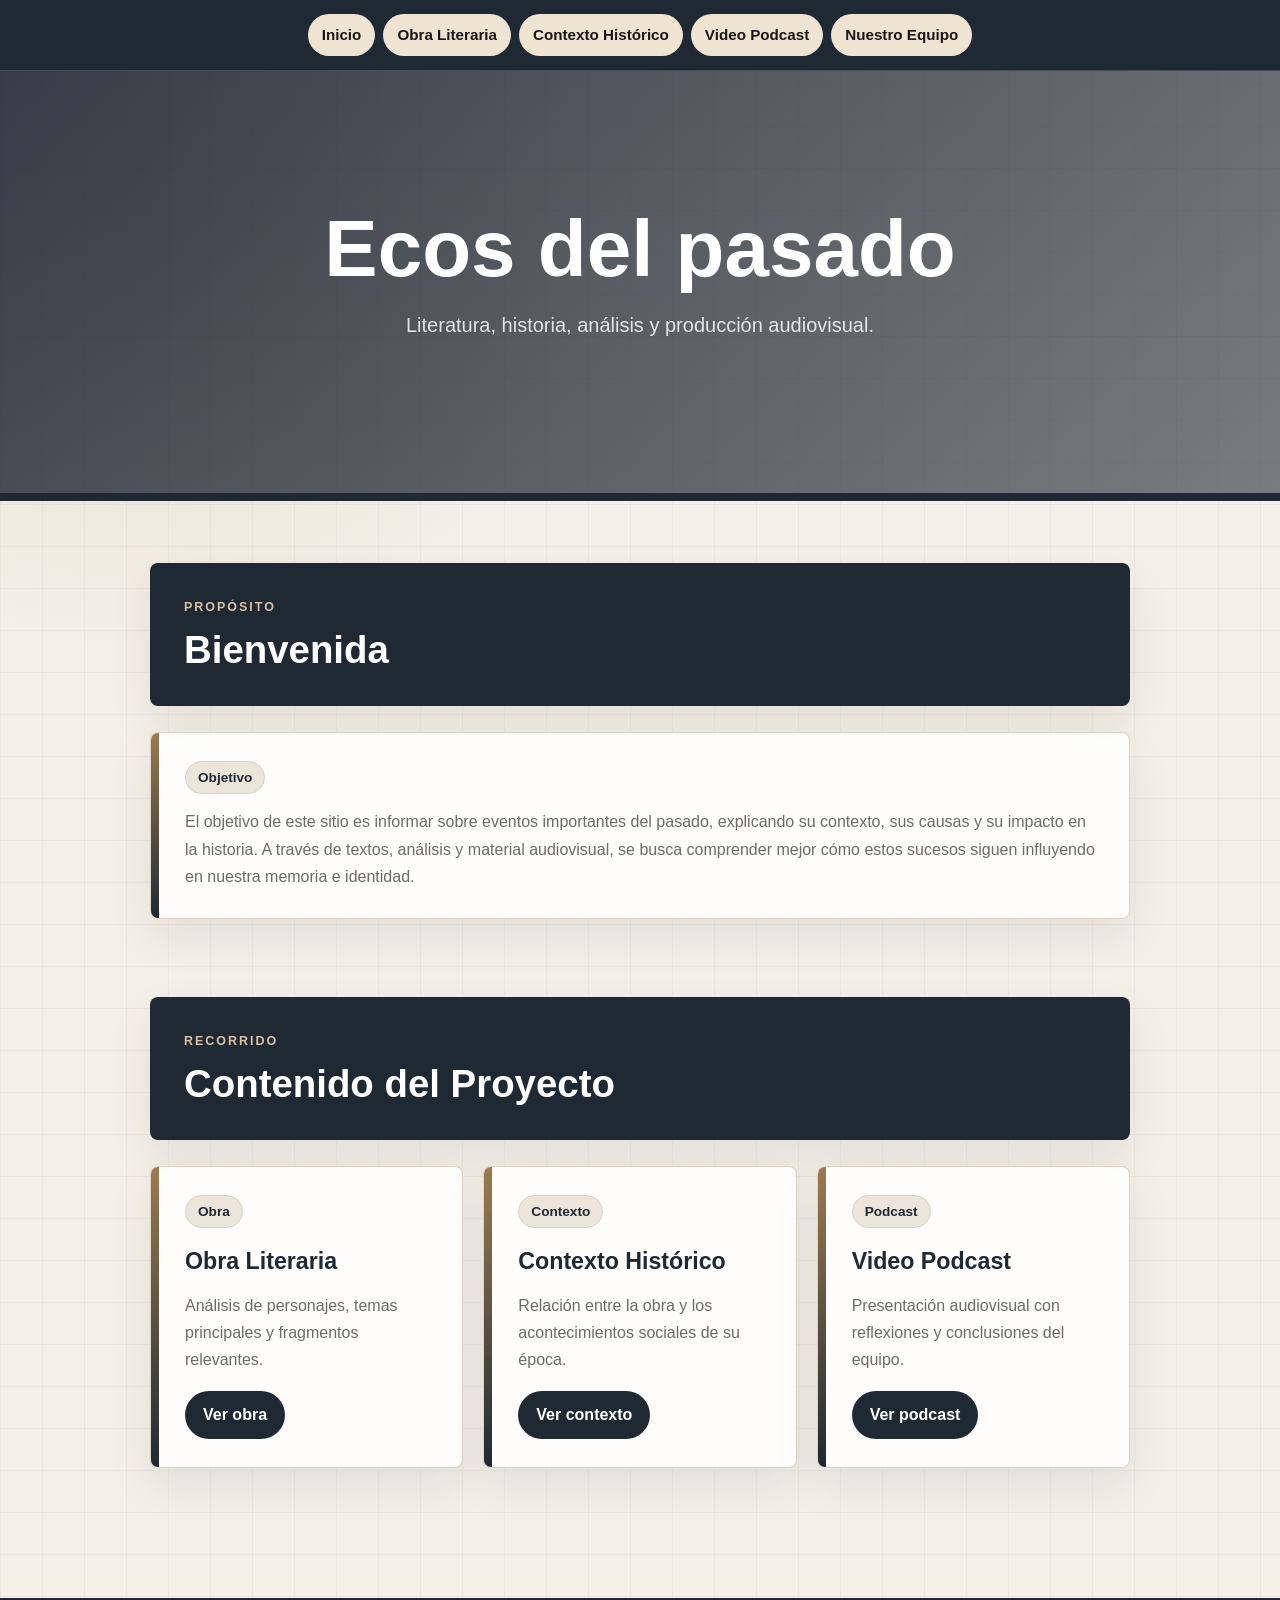
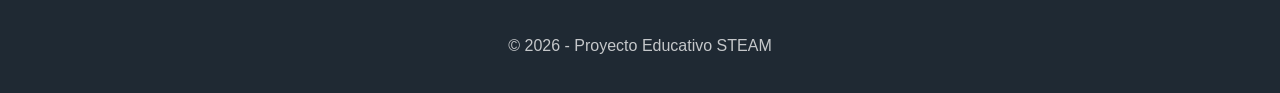
<file: index.html>
<!DOCTYPE html>
<html lang="es">
<head>
    <meta charset="UTF-8">
    <meta name="viewport" content="width=device-width, initial-scale=1.0">
    <title>Proyecto STEAM - Inicio</title>
    <link rel="stylesheet" href="styles.css">
</head>
<body class="distinct-page home-page">
    <header>
        <nav>
            <ul>
                <li><a href="index.html">Inicio</a></li>
                <li><a href="obra.html">Obra Literaria</a></li>
                <li><a href="contexto.html">Contexto Histórico</a></li>
                <li><a href="podcast.html">Video Podcast</a></li>
                <li><a href="equipo.html">Nuestro Equipo</a></li>
            </ul>
        </nav>
    </header>

    <section class="banner">
        <div class="banner-content">
            <h1>Ecos del pasado</h1>
            <p>Literatura, historia, análisis y producción audiovisual.</p>
        </div>
    </section>

    <main class="container context-layout">
        <section>
            <div class="context-heading">
                <p class="section-kicker">Propósito</p>
                <h2>Bienvenida</h2>
            </div>
            <div class="card history-card">
                <span class="history-year">Objetivo</span>
                <p>El objetivo de este sitio es informar sobre eventos importantes del pasado, explicando su contexto, sus causas y su impacto en la historia. A través de textos, análisis y material audiovisual, se busca comprender mejor cómo estos sucesos siguen influyendo en nuestra memoria e identidad.</p>
            </div>
        </section>

        <section>
            <div class="context-heading">
                <p class="section-kicker">Recorrido</p>
                <h2>Contenido del Proyecto</h2>
            </div>
            <div class="cards-grid">
                <article class="card history-card">
                    <span class="history-year">Obra</span>
                    <h3>Obra Literaria</h3>
                    <p>Análisis de personajes, temas principales y fragmentos relevantes.</p>
                    <a class="button-link" href="obra.html">Ver obra</a>
                </article>
                <article class="card history-card">
                    <span class="history-year">Contexto</span>
                    <h3>Contexto Histórico</h3>
                    <p>Relación entre la obra y los acontecimientos sociales de su época.</p>
                    <a class="button-link" href="contexto.html">Ver contexto</a>
                </article>
                <article class="card history-card">
                    <span class="history-year">Podcast</span>
                    <h3>Video Podcast</h3>
                    <p>Presentación audiovisual con reflexiones y conclusiones del equipo.</p>
                    <a class="button-link" href="podcast.html">Ver podcast</a>
                </article>
            </div>
        </section>
    </main>

    <footer>
        <p>&copy; 2026 - Proyecto Educativo STEAM</p>
    </footer>
</body>
</html>
</file>
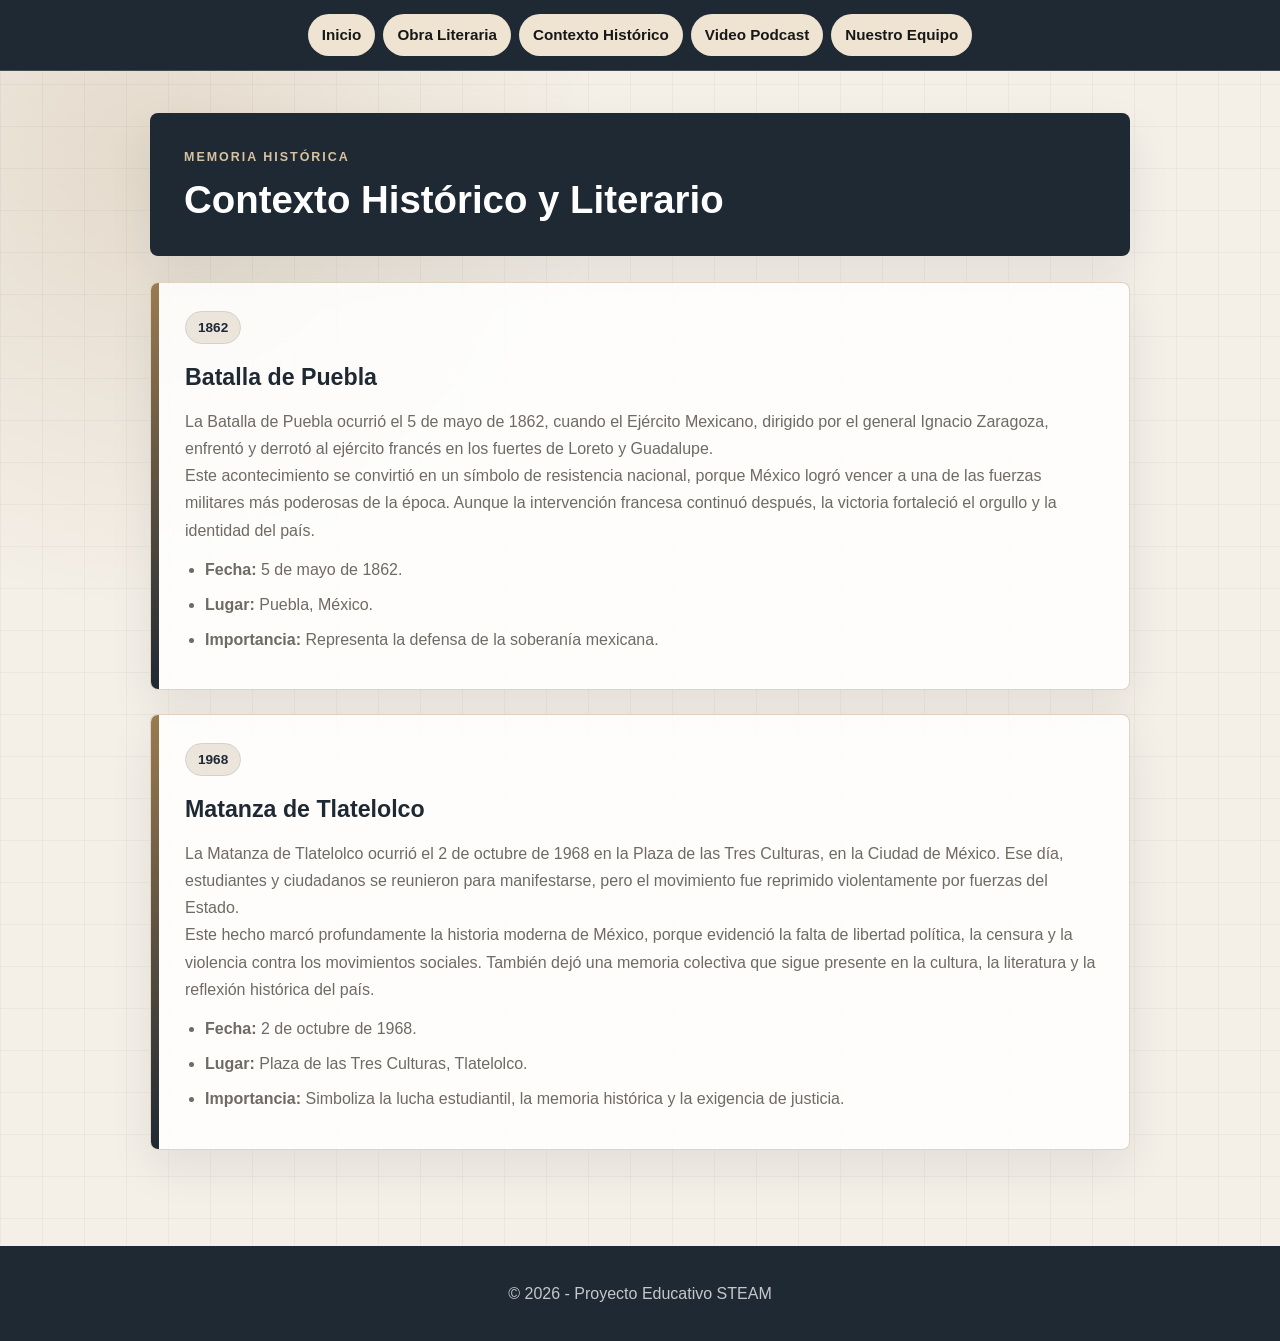
<file: contexto.html>
<!DOCTYPE html>
<html lang="es">
<head>
    <meta charset="UTF-8">
    <meta name="viewport" content="width=device-width, initial-scale=1.0">
    <title>Contexto Histórico</title>
    <link rel="stylesheet" href="styles.css">
</head>
<body class="context-page">
    <header>
        <nav>
            <ul>
                <li><a href="index.html">Inicio</a></li>
                <li><a href="obra.html">Obra Literaria</a></li>
                <li><a href="contexto.html">Contexto Histórico</a></li>
                <li><a href="podcast.html">Video Podcast</a></li>
                <li><a href="equipo.html">Nuestro Equipo</a></li>
            </ul>
        </nav>
    </header>

    <main class="container context-layout">
        <div class="context-heading">
            <p class="section-kicker">Memoria histórica</p>
            <h2>Contexto Histórico y Literario</h2>
        </div>

        <div class="card history-card">
            <span class="history-year">1862</span>
            <h3>Batalla de Puebla</h3>
            <p>La Batalla de Puebla ocurrió el 5 de mayo de 1862, cuando el Ejército Mexicano, dirigido por el general Ignacio Zaragoza, enfrentó y derrotó al ejército francés en los fuertes de Loreto y Guadalupe.</p>
            <p>Este acontecimiento se convirtió en un símbolo de resistencia nacional, porque México logró vencer a una de las fuerzas militares más poderosas de la época. Aunque la intervención francesa continuó después, la victoria fortaleció el orgullo y la identidad del país.</p>
            <ul class="content-list">
                <li><strong>Fecha:</strong> 5 de mayo de 1862.</li>
                <li><strong>Lugar:</strong> Puebla, México.</li>
                <li><strong>Importancia:</strong> Representa la defensa de la soberanía mexicana.</li>
            </ul>
        </div>

        <div class="card history-card">
            <span class="history-year">1968</span>
            <h3>Matanza de Tlatelolco</h3>
            <p>La Matanza de Tlatelolco ocurrió el 2 de octubre de 1968 en la Plaza de las Tres Culturas, en la Ciudad de México. Ese día, estudiantes y ciudadanos se reunieron para manifestarse, pero el movimiento fue reprimido violentamente por fuerzas del Estado.</p>
            <p>Este hecho marcó profundamente la historia moderna de México, porque evidenció la falta de libertad política, la censura y la violencia contra los movimientos sociales. También dejó una memoria colectiva que sigue presente en la cultura, la literatura y la reflexión histórica del país.</p>
            <ul class="content-list">
                <li><strong>Fecha:</strong> 2 de octubre de 1968.</li>
                <li><strong>Lugar:</strong> Plaza de las Tres Culturas, Tlatelolco.</li>
                <li><strong>Importancia:</strong> Simboliza la lucha estudiantil, la memoria histórica y la exigencia de justicia.</li>
            </ul>
        </div>
    </main>

    <footer>
        <p>&copy; 2026 - Proyecto Educativo STEAM</p>
    </footer>
</body>
</html>
</file>
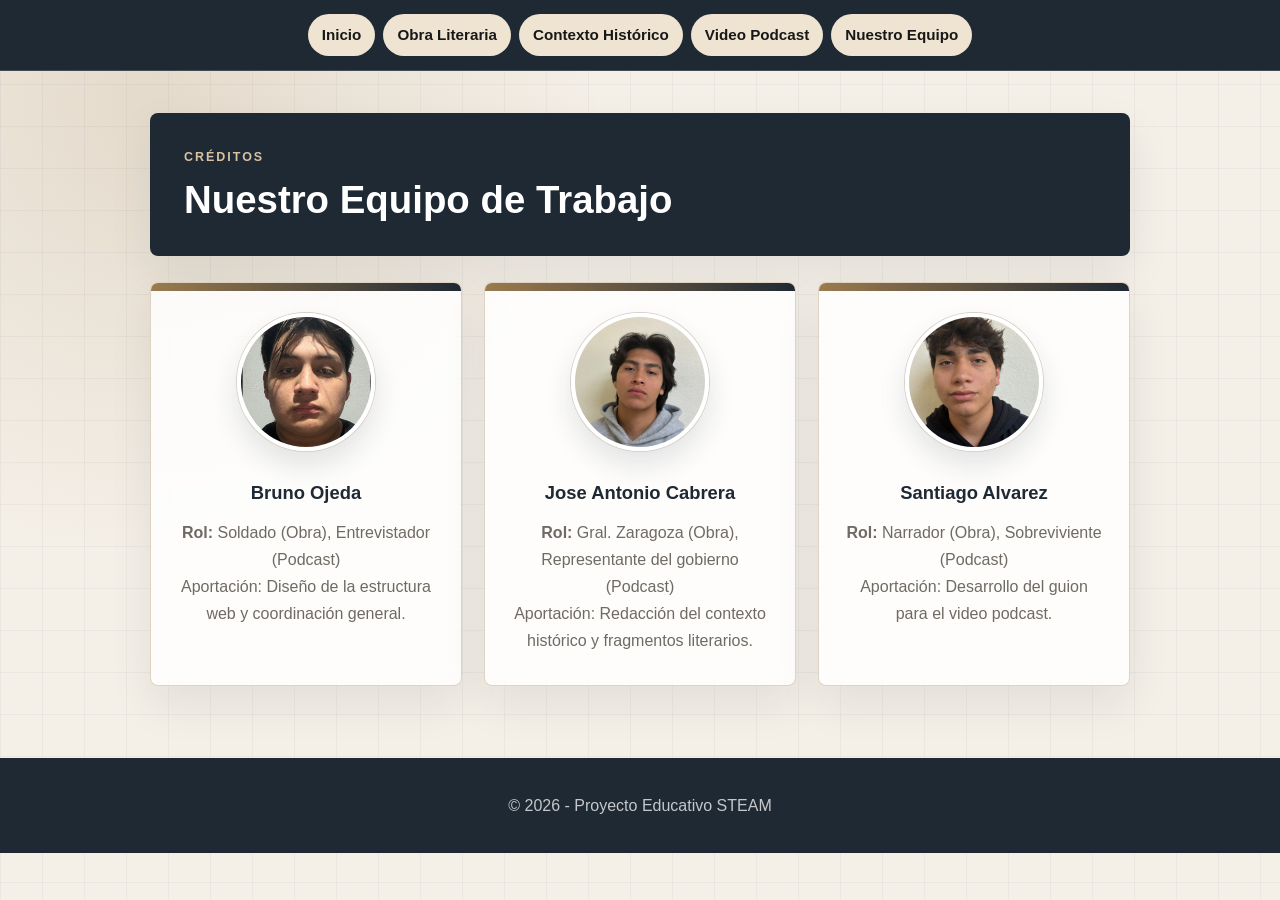
<file: equipo.html>
<!DOCTYPE html>
<html lang="es">
<head>
    <meta charset="UTF-8">
    <meta name="viewport" content="width=device-width, initial-scale=1.0">
    <title>Acerca de - Equipo</title>
    <link rel="stylesheet" href="styles.css">
</head>
<body class="distinct-page team-page">
    <header>
        <nav>
            <ul>
                <li><a href="index.html">Inicio</a></li>
                <li><a href="obra.html">Obra Literaria</a></li>
                <li><a href="contexto.html">Contexto Histórico</a></li>
                <li><a href="podcast.html">Video Podcast</a></li>
                <li><a href="equipo.html">Nuestro Equipo</a></li>
            </ul>
        </nav>
    </header>

    <main class="container context-layout">
        <div class="context-heading">
            <p class="section-kicker">Créditos</p>
            <h2>Nuestro Equipo de Trabajo</h2>
        </div>
        <div class="team-grid">
            <div class="team-member">
                <img src="Fotos/Bruno.png" alt="Foto del integrante del equipo">
                <h3>Bruno Ojeda</h3>
                <p><strong>Rol:</strong> Soldado (Obra), Entrevistador (Podcast)</p>
                <p>Aportación: Diseño de la estructura web y coordinación general.</p>
            </div>

            <div class="team-member">
                <img src="Fotos/Pepe.png" alt="Foto del integrante del equipo">
                <h3>Jose Antonio Cabrera</h3>
                <p><strong>Rol:</strong> Gral. Zaragoza (Obra), Representante del gobierno (Podcast)</p>
                <p>Aportación: Redacción del contexto histórico y fragmentos literarios.</p>
            </div>

            <div class="team-member">
                <img src="Fotos/Santiago.png" alt="Foto del integrante del equipo">
                <h3>Santiago Alvarez</h3>
                <p><strong>Rol:</strong> Narrador (Obra), Sobreviviente (Podcast)</p>
                <p>Aportación: Desarrollo del guion para el video podcast.</p>
            </div>
        </div>
    </main>

    <footer>
        <p>&copy; 2026 - Proyecto Educativo STEAM</p>
    </footer>
</body>
</html>
</file>
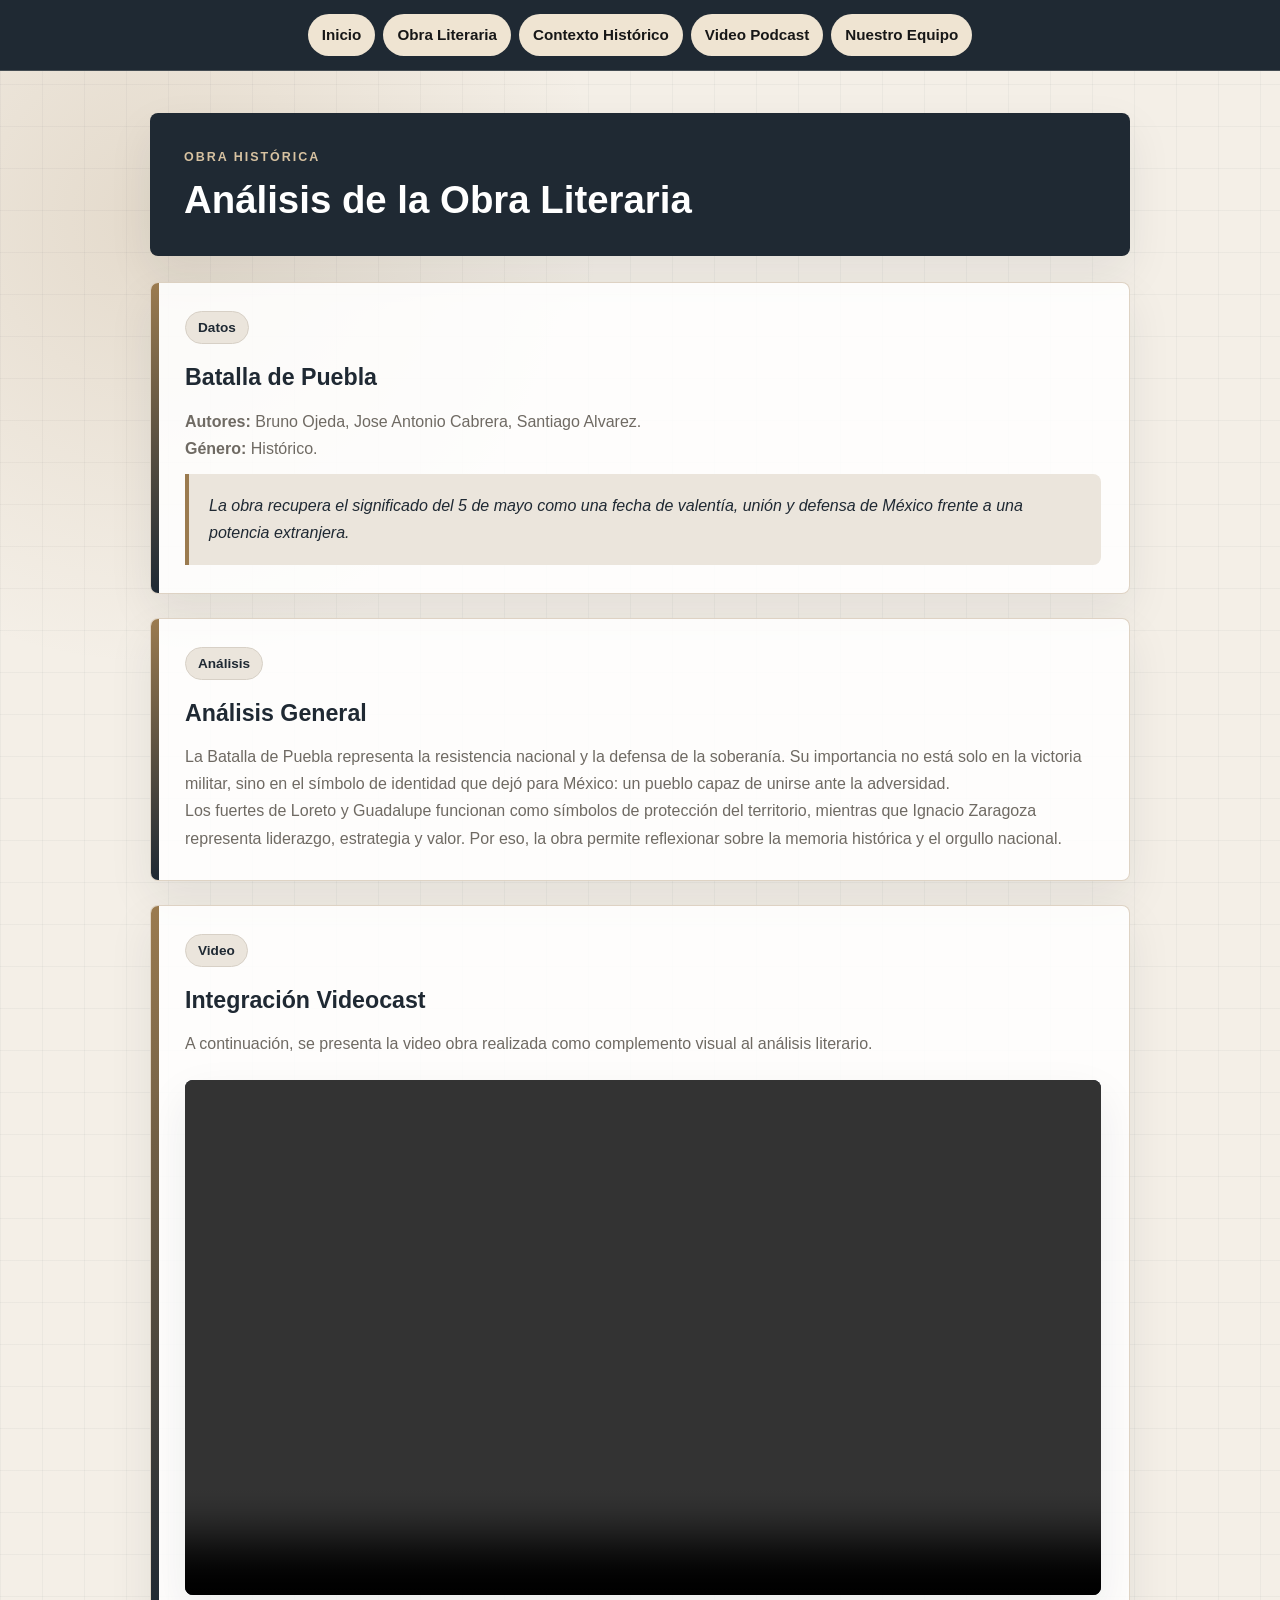
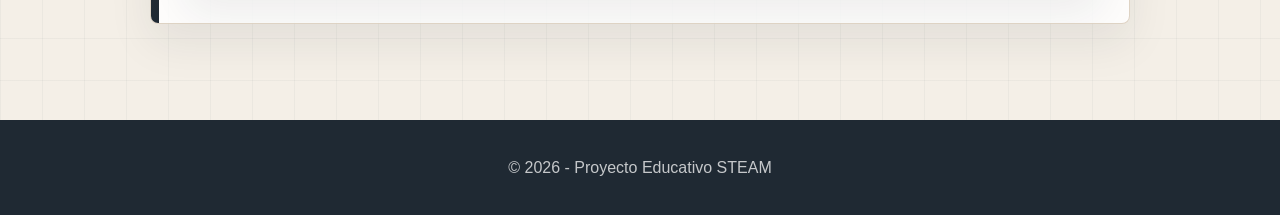
<file: obra.html>
<!DOCTYPE html>
<html lang="es">
<head>
    <meta charset="UTF-8">
    <meta name="viewport" content="width=device-width, initial-scale=1.0">
    <title>Obra Literaria</title>
    <link rel="stylesheet" href="styles.css">
</head>
<body class="distinct-page">
    <header>
        <nav>
            <ul>
                <li><a href="index.html">Inicio</a></li>
                <li><a href="obra.html">Obra Literaria</a></li>
                <li><a href="contexto.html">Contexto Histórico</a></li>
                <li><a href="podcast.html">Video Podcast</a></li>
                <li><a href="equipo.html">Nuestro Equipo</a></li>
            </ul>
        </nav>
    </header>

    <main class="container context-layout">
        <div class="context-heading">
            <p class="section-kicker">Obra histórica</p>
            <h2>Análisis de la Obra Literaria</h2>
        </div>

        <div class="card history-card">
            <span class="history-year">Datos</span>
            <h3>Batalla de Puebla</h3>
            <p><strong>Autores:</strong> Bruno Ojeda, Jose Antonio Cabrera, Santiago Alvarez.</p>
            <p><strong>Género:</strong> Histórico.</p>
            <blockquote>
                La obra recupera el significado del 5 de mayo como una fecha de valentía, unión y defensa de México frente a una potencia extranjera.
            </blockquote>
        </div>

        <div class="card history-card">
            <span class="history-year">Análisis</span>
            <h3>Análisis General</h3>
            <p>La Batalla de Puebla representa la resistencia nacional y la defensa de la soberanía. Su importancia no está solo en la victoria militar, sino en el símbolo de identidad que dejó para México: un pueblo capaz de unirse ante la adversidad.</p>
            <p>Los fuertes de Loreto y Guadalupe funcionan como símbolos de protección del territorio, mientras que Ignacio Zaragoza representa liderazgo, estrategia y valor. Por eso, la obra permite reflexionar sobre la memoria histórica y el orgullo nacional.</p>
        </div>

        <div class="card history-card">
            <span class="history-year">Video</span>
            <h3>Integración Videocast</h3>
            <p>A continuación, se presenta la video obra realizada como complemento visual al análisis literario.</p>
            <div class="video-container">
                <video src="Videos/obra-literaria_zmYeeqs5.mp4" controls></video>
            </div>
        </div>
    </main>
    
    <footer>
        <p>&copy; 2026 - Proyecto Educativo STEAM</p>
    </footer>
</body>
</html>
</file>
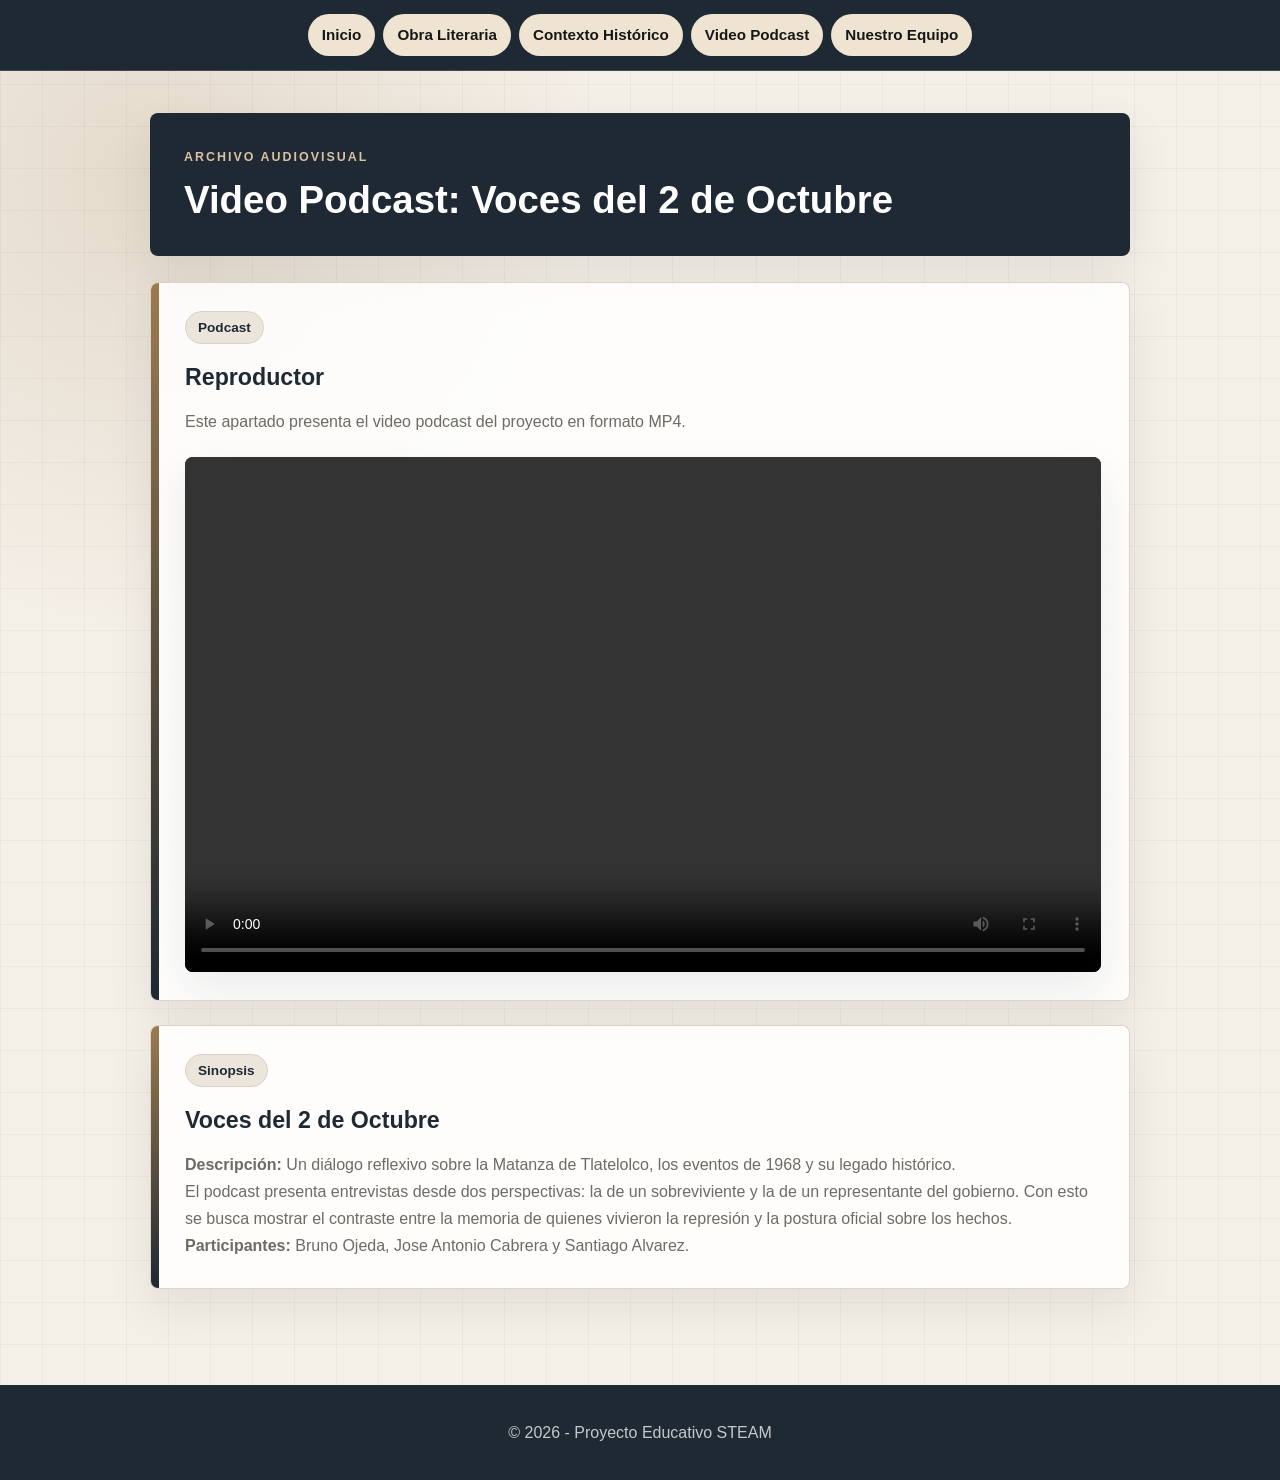
<file: podcast.html>
<!DOCTYPE html>
<html lang="es">
<head>
    <meta charset="UTF-8">
    <meta name="viewport" content="width=device-width, initial-scale=1.0">
    <title>Video Podcast - 2 de Octubre</title>
    <link rel="stylesheet" href="styles.css">
</head>
<body class="distinct-page">
    <header>
        <nav>
            <ul>
                <li><a href="index.html">Inicio</a></li>
                <li><a href="obra.html">Obra Literaria</a></li>
                <li><a href="contexto.html">Contexto Histórico</a></li>
                <li><a href="podcast.html">Video Podcast</a></li>
                <li><a href="equipo.html">Nuestro Equipo</a></li>
            </ul>
        </nav>
    </header>

    <main class="container context-layout">
        <div class="context-heading">
            <p class="section-kicker">Archivo audiovisual</p>
            <h2>Video Podcast: Voces del 2 de Octubre</h2>
        </div>
        
        <div class="card history-card">
            <span class="history-year">Podcast</span>
            <h3>Reproductor</h3>
            <p>Este apartado presenta el video podcast del proyecto en formato MP4.</p>
            <div class="video-container">
                <video src="Videos/podcast_7y8ZNNBp.mp4" controls></video>
            </div>
        </div>

        <div class="card history-card">
            <span class="history-year">Sinopsis</span>
            <h3>Voces del 2 de Octubre</h3>
            <p><strong>Descripción:</strong> Un diálogo reflexivo sobre la Matanza de Tlatelolco, los eventos de 1968 y su legado histórico.</p>
            <p>El podcast presenta entrevistas desde dos perspectivas: la de un sobreviviente y la de un representante del gobierno. Con esto se busca mostrar el contraste entre la memoria de quienes vivieron la represión y la postura oficial sobre los hechos.</p>
            <p><strong>Participantes:</strong> Bruno Ojeda, Jose Antonio Cabrera y Santiago Alvarez.</p>
        </div>
    </main>

    <footer>
        <p>&copy; 2026 - Proyecto Educativo STEAM</p>
    </footer>
</body>
</html>
</file>
<file: styles.css>
:root {
    --bg: #f6f3ee;
    --surface: #ffffff;
    --surface-soft: #ebe5dc;
    --text: #222222;
    --muted: #6f6a63;
    --line: #d7d0c6;
    --primary: #1f2933;
    --primary-hover: #111827;
    --accent: #9b7b4f;
    --shadow: 0 18px 45px rgba(31, 41, 51, 0.08);
}

* {
    margin: 0;
    padding: 0;
    box-sizing: border-box;
    font-family: Inter, "Segoe UI", Arial, sans-serif;
}

html {
    scroll-behavior: smooth;
}

body {
    min-height: 100vh;
    background:
        radial-gradient(circle at top left, rgba(155, 123, 79, 0.12), transparent 34rem),
        var(--bg);
    color: var(--text);
    line-height: 1.7;
}

.container {
    width: min(1080px, calc(100% - 40px));
    margin: 0 auto;
    padding: 42px 0;
}

/* Navegación */
header {
    position: sticky;
    top: 0;
    z-index: 1000;
    background: var(--primary);
    border-bottom: 1px solid rgba(235, 229, 220, 0.18);
    backdrop-filter: blur(14px);
}

nav ul {
    display: flex;
    justify-content: center;
    align-items: center;
    gap: 8px;
    list-style: none;
    flex-wrap: wrap;
    padding: 14px 20px;
}

nav ul li {
    margin: 0;
}

nav ul li a {
    display: inline-flex;
    align-items: center;
    min-height: 38px;
    padding: 8px 14px;
    background: #efe4d2;
    color: #171717;
    text-decoration: none;
    font-size: 0.95rem;
    font-weight: 600;
    border-radius: 999px;
    transition: background 0.25s ease, color 0.25s ease, transform 0.25s ease;
}

nav ul li a:hover {
    background: #ffffff;
    color: #000000;
    transform: translateY(-1px);
}

/* Banner */
.banner {
    min-height: 430px;
    display: flex;
    align-items: center;
    justify-content: center;
    padding: 70px 24px;
    text-align: center;
    color: var(--surface);
    background:
        linear-gradient(135deg, rgba(17, 24, 39, 0.82), rgba(31, 41, 51, 0.58)),
        url('file:///C:/Users/crikj/OneDrive/Im%C3%A1genes/Screenshots/Screenshot%202026-05-25%20001341.png') no-repeat center center/cover;
}

.banner-content {
    max-width: 780px;
}

.banner-content h1 {
    font-size: clamp(2.4rem, 7vw, 5rem);
    line-height: 1.02;
    font-weight: 800;
    letter-spacing: 0;
    margin-bottom: 18px;
}

.banner-content p {
    max-width: 620px;
    margin: 0 auto;
    color: rgba(255, 255, 255, 0.84);
    font-size: clamp(1rem, 2vw, 1.25rem);
}

/* Secciones */
section {
    padding: 34px 0;
}

h2 {
    color: var(--primary);
    padding-bottom: 12px;
    margin-bottom: 22px;
    font-size: clamp(1.7rem, 4vw, 2.4rem);
    line-height: 1.15;
    border-bottom: 1px solid var(--line);
}

h3 {
    color: var(--primary);
    margin-bottom: 10px;
    font-size: 1.15rem;
}

p {
    color: var(--muted);
}

.card {
    background: rgba(255, 255, 255, 0.86);
    padding: 28px;
    border: 1px solid rgba(215, 208, 198, 0.85);
    border-radius: 8px;
    box-shadow: var(--shadow);
    margin-bottom: 24px;
}

.cards-grid {
    display: grid;
    grid-template-columns: repeat(auto-fit, minmax(240px, 1fr));
    gap: 20px;
}

.button-link {
    display: inline-flex;
    align-items: center;
    justify-content: center;
    min-height: 42px;
    margin-top: 18px;
    padding: 10px 18px;
    background: var(--primary);
    color: #fff;
    text-decoration: none;
    border-radius: 999px;
    font-weight: 700;
    transition: background 0.25s ease, transform 0.25s ease;
}

.button-link:hover {
    background: var(--primary-hover);
    transform: translateY(-1px);
}

.content-list {
    margin-left: 20px;
    margin-top: 12px;
    color: var(--muted);
}

.content-list li {
    margin-bottom: 8px;
}

blockquote {
    margin-top: 12px;
    padding: 18px 20px;
    border-left: 4px solid var(--accent);
    background: var(--surface-soft);
    color: var(--primary);
    font-style: italic;
    border-radius: 0 8px 8px 0;
}

.fragment-actions {
    margin-top: 18px;
}

.placeholder-box {
    min-height: 300px;
    display: flex;
    align-items: center;
    justify-content: center;
    margin-top: 22px;
    padding: 24px;
    background: var(--surface-soft);
    border: 1px dashed var(--accent);
    border-radius: 8px;
    text-align: center;
}

/* Página de contexto */
.context-page,
.distinct-page {
    background:
        linear-gradient(90deg, rgba(31, 41, 51, 0.04) 1px, transparent 1px),
        linear-gradient(rgba(31, 41, 51, 0.04) 1px, transparent 1px),
        radial-gradient(circle at 12% 12%, rgba(155, 123, 79, 0.18), transparent 28rem),
        #f4efe7;
    background-size: 42px 42px, 42px 42px, auto, auto;
}

.context-layout {
    max-width: 980px;
}

.context-heading {
    margin-bottom: 26px;
    padding: 34px;
    background: var(--primary);
    border-radius: 8px;
    box-shadow: var(--shadow);
}

.context-heading h2 {
    margin-bottom: 0;
    padding-bottom: 0;
    color: #fff;
    border-bottom: 0;
}

.section-kicker {
    margin-bottom: 10px;
    color: #d7c2a1;
    font-size: 0.78rem;
    font-weight: 800;
    letter-spacing: 0.16em;
    text-transform: uppercase;
}

.history-card {
    position: relative;
    overflow: hidden;
    padding-left: 34px;
    border-color: rgba(155, 123, 79, 0.32);
}

.history-card::before {
    content: "";
    position: absolute;
    inset: 0 auto 0 0;
    width: 8px;
    background: linear-gradient(180deg, var(--accent), var(--primary));
}

.history-year {
    display: inline-flex;
    align-items: center;
    min-height: 32px;
    margin-bottom: 14px;
    padding: 4px 12px;
    background: var(--surface-soft);
    color: var(--primary);
    border: 1px solid var(--line);
    border-radius: 999px;
    font-weight: 800;
    font-size: 0.85rem;
}

.history-card h3 {
    font-size: 1.45rem;
}

.home-page .banner {
    border-bottom: 8px solid var(--primary);
}

.home-page section {
    padding: 20px 0 34px;
}

.team-page .team-member {
    position: relative;
    overflow: hidden;
    border-color: rgba(155, 123, 79, 0.32);
}

.team-page .team-member::before {
    content: "";
    position: absolute;
    inset: 0 0 auto 0;
    height: 8px;
    background: linear-gradient(90deg, var(--accent), var(--primary));
}

/* Podcast y video */
.video-container {
    position: relative;
    height: 0;
    padding-bottom: 56.25%;
    overflow: hidden;
    margin: 22px 0 0;
    border-radius: 8px;
    background: #111827;
    box-shadow: var(--shadow);
}

.video-container iframe,
.video-container video {
    position: absolute;
    top: 0;
    left: 0;
    width: 100%;
    height: 100%;
    border: 0;
}

/* Equipo */
.team-grid {
    display: grid;
    grid-template-columns: repeat(auto-fit, minmax(250px, 1fr));
    gap: 22px;
}

.team-member {
    text-align: center;
    background: rgba(255, 255, 255, 0.86);
    padding: 30px 24px;
    border: 1px solid rgba(215, 208, 198, 0.85);
    border-radius: 8px;
    box-shadow: var(--shadow);
}

.team-member img {
    width: 138px;
    height: 138px;
    border-radius: 50%;
    object-fit: cover;
    margin-bottom: 18px;
    border: 4px solid var(--surface);
    box-shadow: 0 0 0 1px var(--line), 0 14px 28px rgba(31, 41, 51, 0.12);
}

footer {
    margin-top: 30px;
    padding: 34px 20px;
    text-align: center;
    background: var(--primary);
    color: rgba(255, 255, 255, 0.74);
}

footer p {
    color: rgba(255, 255, 255, 0.74);
}

@media (max-width: 600px) {
    .container {
        width: min(100% - 28px, 1080px);
        padding: 28px 0;
    }

    .banner {
        min-height: 360px;
        padding: 56px 18px;
    }

    nav ul {
        justify-content: flex-start;
        overflow-x: auto;
        flex-wrap: nowrap;
        padding: 12px 14px;
    }

    nav ul li a {
        white-space: nowrap;
    }

    .card,
    .team-member {
        padding: 22px;
    }

    .context-heading {
        padding: 24px;
    }

    .history-card {
        padding-left: 26px;
    }
}
</file>
